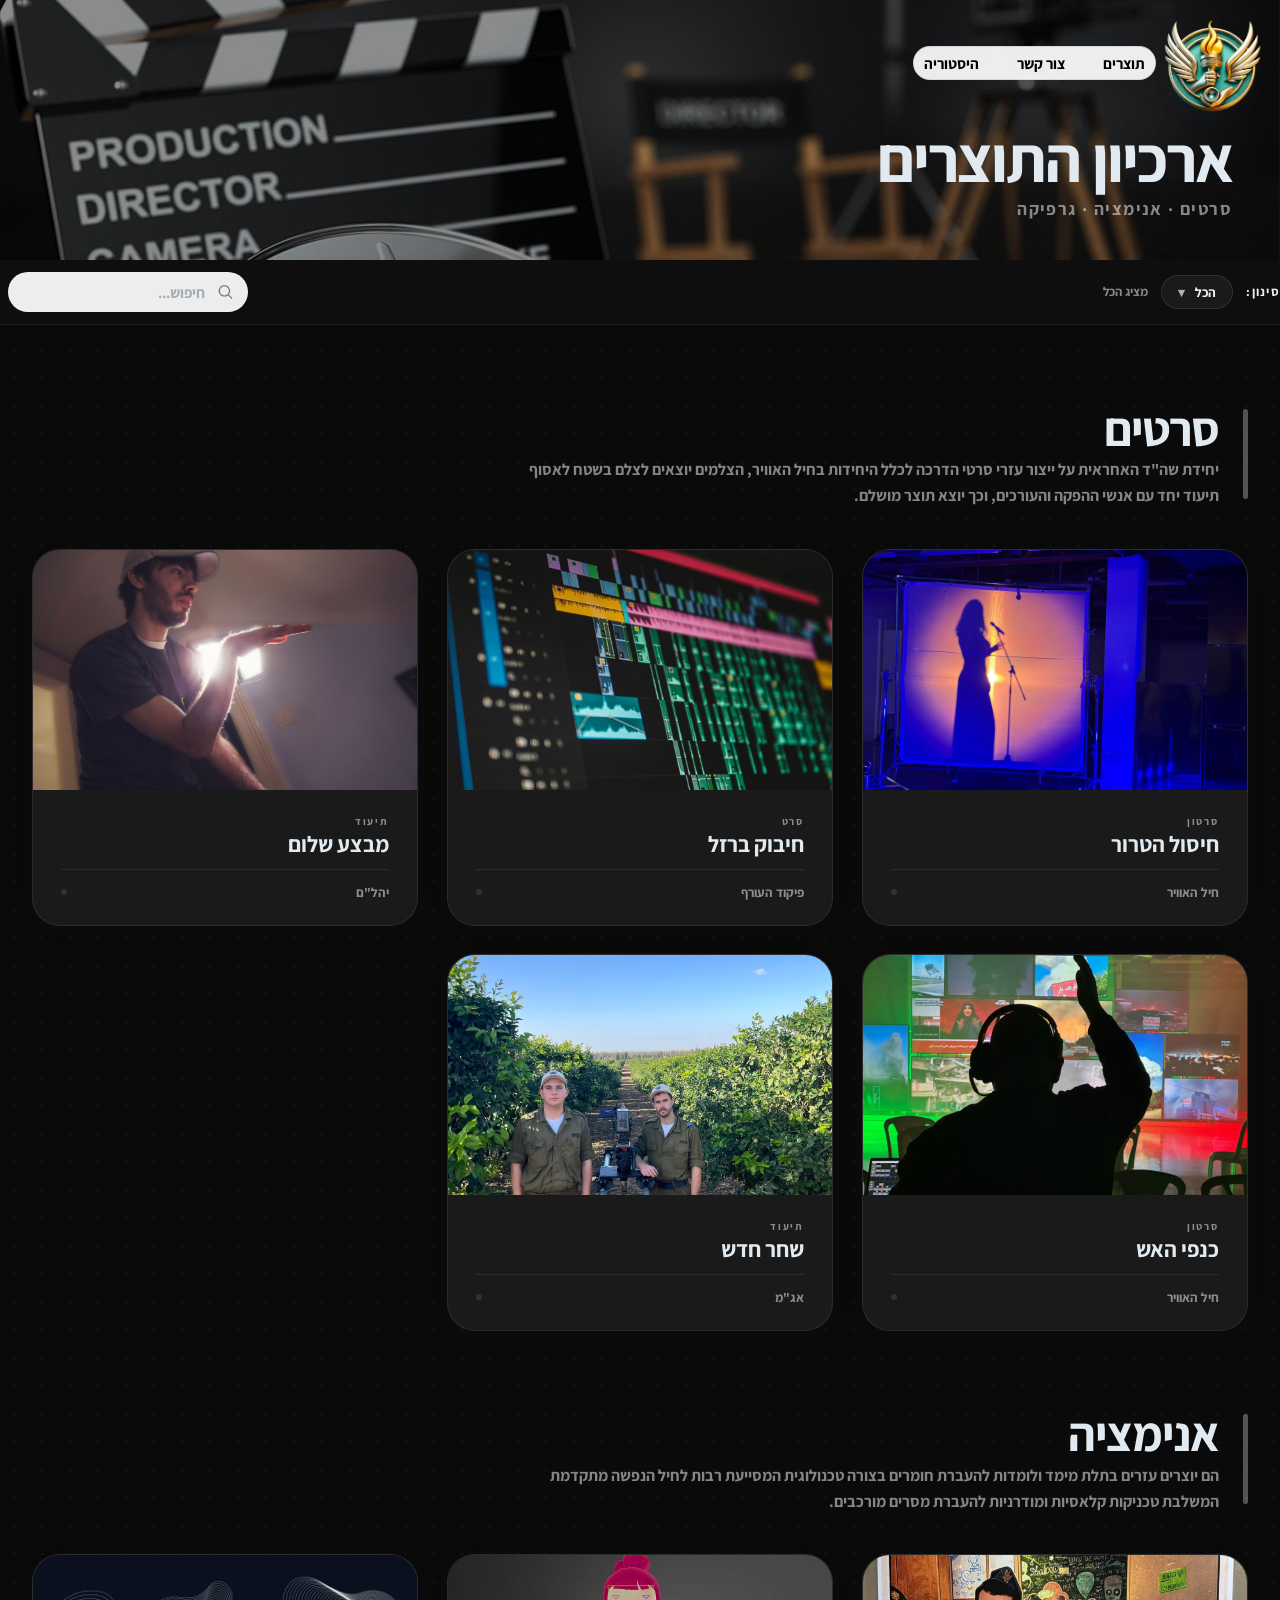
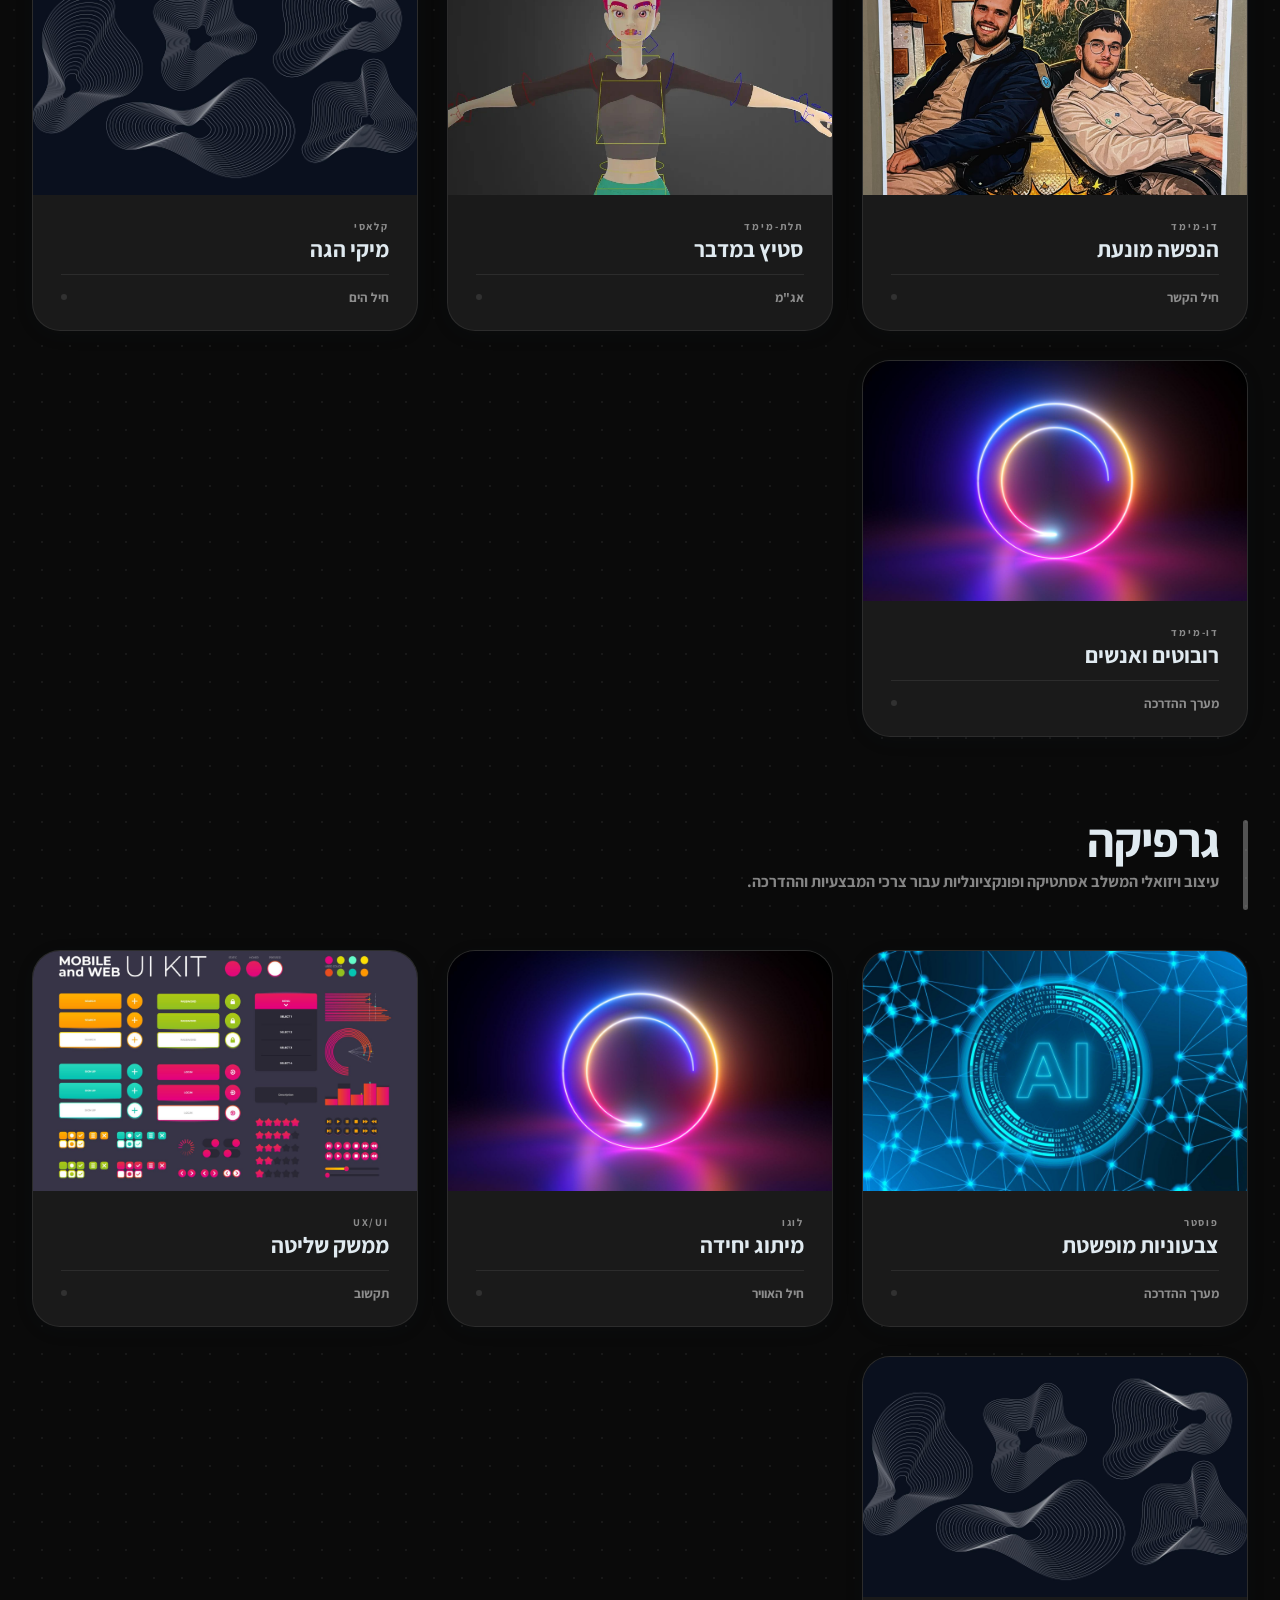
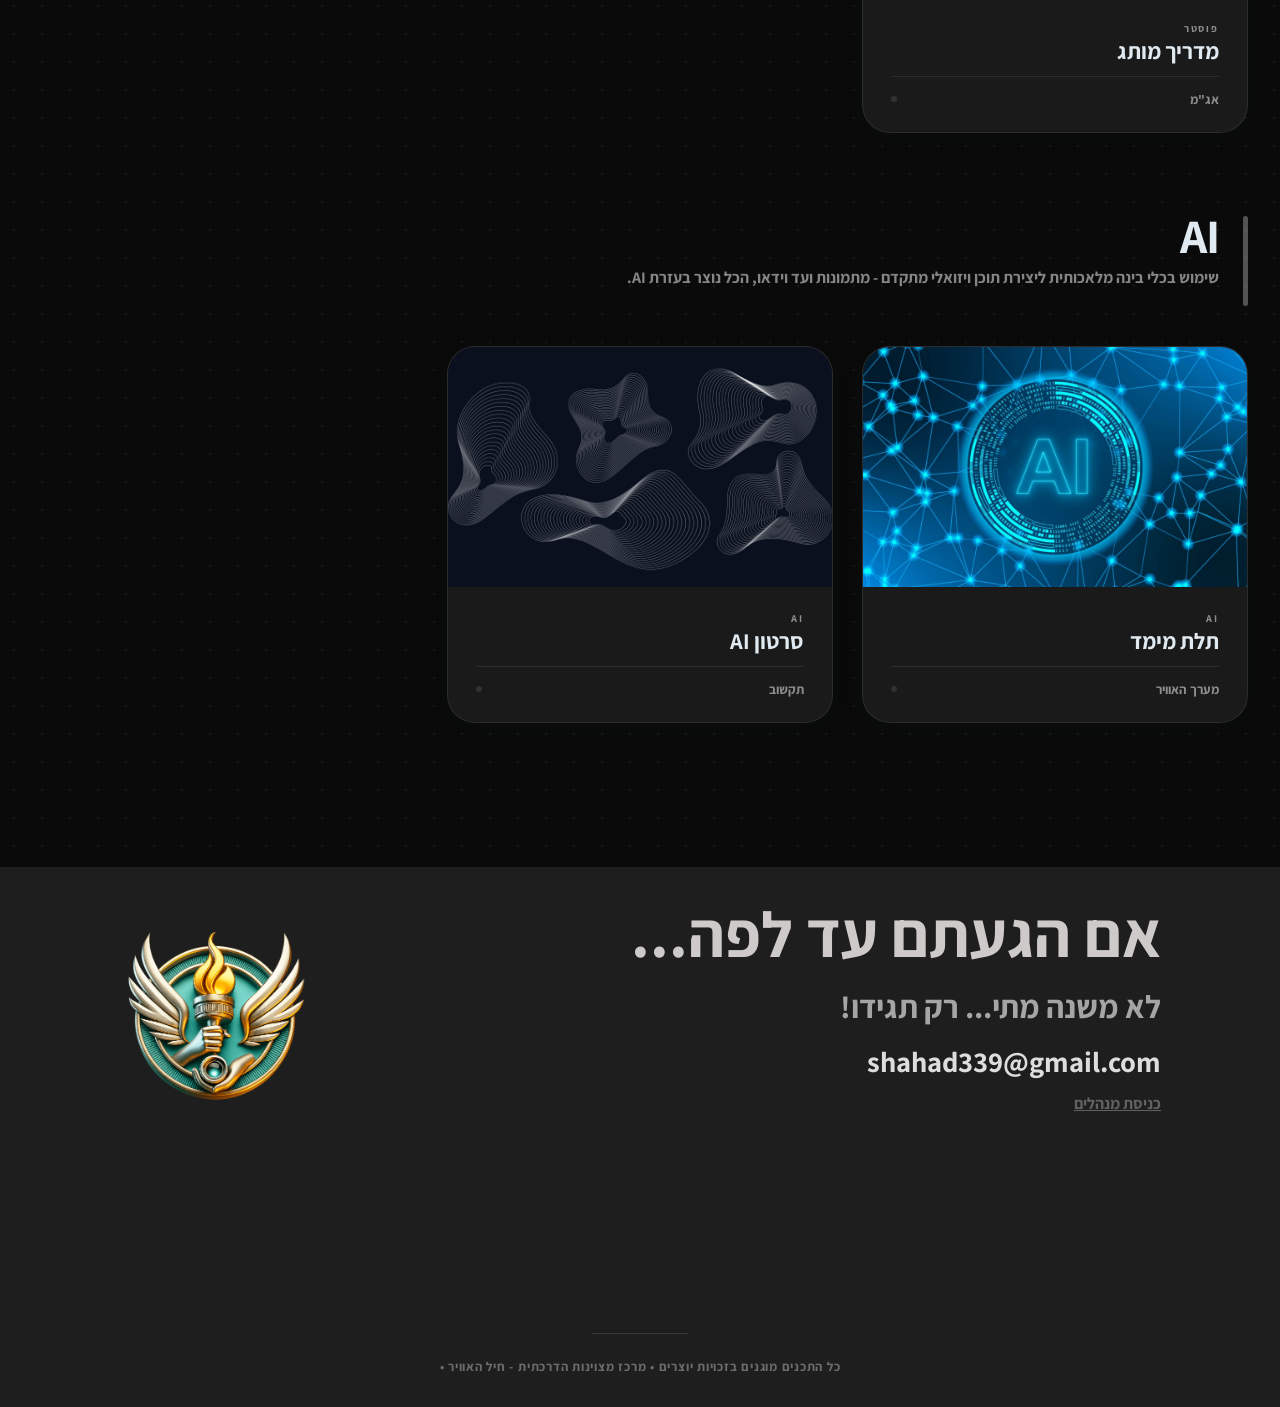
<file: products.html>
<!DOCTYPE html>
<html lang="he" dir="rtl">
<head>
  <meta charset="UTF-8" />
  <meta name="viewport" content="width=device-width, initial-scale=1.0" />
  <title>תוצרים | יחידת שה"ד 339</title>
  <!-- <link rel="preconnect" href="https://fonts.googleapis.com" />
  <link href="https://fonts.googleapis.com/css2?family=Assistant:wght@300;400;600;700;800;900&display=swap" rel="stylesheet" /> -->
  <link rel="stylesheet" href="products.css" />
</head>
<body>

  <!-- ══ Fixed Nav Logo ══ -->
  <!-- Fixed Nav Logo -->
  <nav class="nav-logo">
  <div class="logo-wrapper">
    <a href="index.html" class="logo-circle">
        <img src= ".\assets\סמל 1.png" alt="לוגו" />
    </a>
    
    <div class="logo-menu">
      <a href="products.html" class="menu-item">תוצרים</a>
      <a href="#footer" class="menu-item" id="contactLink">צור קשר</a>
      <a href="history.html" class="menu-item">היסטוריה </a>
    </div>
  </div>
</nav>

  <div id="loginModal" class="modal">
    <div class="modal-content">
      <h3>כניסת מנהלים</h3>
      <input type="text" id="adminUser" placeholder="שם משתמש" />
      <input type="password" id="adminPass" placeholder="סיסמה" />
      <p id="loginError"></p>
      <div class="modal-btns">
        <button id="doLogin">התחבר</button>
        <button id="closeModal">ביטול</button>
      </div>
    </div>
  </div>

  <!-- ══ Sticky Top Bar ══
  <header class="top-bar">
    <div class="top-bar-inner">

    <div class="top-bar-right">
        <a href="index.html" class="back-link">
          <span class="back-arrow">&#8592;</span>
          <span>חזרה לבית</span>
        </a>
        <h1 class="top-bar-title">תוצרים</h1>
      </div> -->

      <!-- <div class="top-bar-center">
        <a class="jump-link" href="#section-movies">סרטים</a>
        <a class="jump-link" href="#section-animation">אנימציה</a>
        <a class="jump-link" href="#section-graphics">גרפיקה</a>
      </div> -->

      <!-- <div class="top-bar-left">
        <div class="search-wrap">
          <span class="search-icon">&#128269;</span>
          <input type="text" id="searchInput" class="search-input" placeholder="חיפוש..." />
        </div>
      </div> -->

    <!-- </div>
  </header> --> 

  <!-- ══ Hero Banner ══ -->
  <section class="products-hero">
    <div class="products-hero-bg"></div>
    <div class="products-hero-content">
      <h2 class="products-hero-title">ארכיון התוצרים</h2>
      <p class="products-hero-sub">סרטים · אנימציה · גרפיקה</p>
    </div>
  </section>


  <div class="filter-bar" id="filterBar">
  <div class="filter-bar-inner filter-bar-row">

    <!-- RIGHT: Filter -->
    <div class="filter-right">
      <span class="filter-label-text">סינון:</span>

      <div class="filter-dropdown" id="filterDropdown">
        <button class="filter-trigger" id="filterTrigger" type="button" aria-expanded="false">
          <span class="filter-trigger-text" id="filterTriggerText">הכל</span>
          <span class="filter-trigger-icon">▾</span>
        </button>

        <div class="filter-panel hidden" id="filterPanel">
          <div class="filter-panel-head">
            <span class="filter-panel-title">בחרי סוגי תוצר</span>
            <button class="filter-clear" id="filterClear" type="button">נקה</button>
          </div>

          <div class="filter-options" id="filterOptions">
            <!-- Multi-select buttons -->
            <button class="fopt active" type="button" data-filter="סרטון">סרטון</button>
            <button class="fopt active" type="button" data-filter="סרט">סרט</button>
            <button class="fopt active" type="button" data-filter="תיעוד">תיעוד</button>
            <button class="fopt active" type="button" data-filter="דו-מימד">דו-מימד</button>
            <button class="fopt active" type="button" data-filter="תלת-מימד">תלת-מימד</button>
            <button class="fopt active" type="button" data-filter="קלאסי">קלאסי</button>
            <button class="fopt active" type="button" data-filter="פוסטר">פוסטר</button>
            <button class="fopt active" type="button" data-filter="לוגו">לוגו</button>
            <button class="fopt active" type="button" data-filter="UX/UI">UX/UI</button>
            <button class="fopt active" type="button" data-filter="AI">AI</button>
          </div>
        </div>
      </div>

      <span class="filter-count" id="filterCount">מציג הכל</span>
    </div>

    <!-- LEFT: Search -->
    <div class="filter-left">
      <div class="search-wrap">
        <img src="assets/image.png" class="search-icon" alt="חיפוש">
        <input type="text" id="searchInput" class="search-input search-input--dark" placeholder="חיפוש..." />
      </div>
    </div>

  </div>
</div>
  
  
  <!-- ══ Main Content ══ -->
  <main class="main-wrap">

    <!-- ── MOVIES ── -->
    <section class="category-section" id="section-movies">
      <div class="category-header">
        <div class="category-header-line"></div>
        <div class="category-header-text">
          <!-- <span class="category-number">01</span> -->
          <h2 class="category-title">סרטים</h2>
          <p class="category-desc">יחידת שה"ד האחראית על ייצור עזרי סרטי הדרכה לכלל היחידות בחיל האוויר, הצלמים יוצאים לצלם בשטח לאסוף תיעוד יחד עם אנשי ההפקה והעורכים, וכך יוצא תוצר מושלם.</p>
        </div>
      </div>
      <div class="products-grid" id="grid-movies"></div>
    </section>

    <!-- ── ANIMATION ── -->
    <section class="category-section" id="section-animation">
      <div class="category-header">
        <div class="category-header-line"></div>
        <div class="category-header-text">
          <!-- <span class="category-number">02</span> -->
          <h2 class="category-title">אנימציה</h2>
          <p class="category-desc"> הם יוצרים עזרים בתלת מימד ולומדות להעברת חומרים בצורה טכנולוגית המסייעת רבות לחיל הנפשה מתקדמת המשלבת טכניקות קלאסיות ומודרניות להעברת מסרים מורכבים.</p>
        </div>
      </div>
      <div class="products-grid" id="grid-animation"></div>
    </section>

    <!-- ── GRAPHICS ── -->
    <section class="category-section" id="section-graphics">
      <div class="category-header">
        <div class="category-header-line"></div>
        <div class="category-header-text">
          <!-- <span class="category-number">03</span> -->
          <h2 class="category-title">גרפיקה</h2>
          <p class="category-desc">עיצוב ויזואלי המשלב אסתטיקה ופונקציונליות עבור צרכי המבצעיות וההדרכה.</p>
        </div>
      </div>
      <div class="products-grid" id="grid-graphics"></div>
    </section>


    <!-- ── AI ── -->
  <section class="category-section" id="section-ai">
    <div class="category-header">
      <div class="category-header-line"></div>
      <div class="category-header-text">
        <h2 class="category-title">AI</h2>
        <p class="category-desc">שימוש בכלי בינה מלאכותית ליצירת תוכן ויזואלי מתקדם - מתמונות ועד וידאו, הכל נוצר בעזרת AI.</p>
      </div>
    </div>
    <div class="products-grid" id="grid-ai"></div>
  </section>

    <!-- Empty State -->
    <div class="empty-state hidden" id="emptyState">
      <div class="empty-icon">&#128269;</div>
      <p class="empty-text">לא נמצאו תוצרים התואמים את החיפוש</p>
      <button class="clear-btn" id="clearBtn">נקה חיפוש</button>
    </div>

  </main>

  <!-- ═══ FOOTER ═══ -->
    <footer class="snap-section site-footer">
      <div class="footer-inner">
        <div class="footer-text"> 
          <h3 class="footer-h3">אם הגעתם עד לפה...</h3>
          <span class="footer-cta">לא משנה מתי... רק תגידו!</span>
          <p class="footer-email"><a href="/cdn-cgi/l/email-protection" class="__cf_email__" data-cfemail="83f0ebe2e0ebe2e7b0b0bac3eae2e5ade4ecf5adeaef">shahad339@gmail.com</a>
          <button id="adminLoginBtn" class="admin-footer-link">כניסת מנהלים</button>
        </p>
        </div>
        <div class="footer-logo">
          <img src="./assets/סמל 1.png" alt="לוגו" />
        </div>
      </div>
      <div class="footer-copy">
        <div class="footer-copy-line"></div>
        <p>כל התכנים מוגנים בזכויות יוצרים &bull; מרכז מצוינות הדרכתית - חיל האוויר &bull;

  <script src="shared.js"></script>
</body>
</html>
</file>
<file: products.css>
/* ==============================
   products.css — עמוד תוצרים
   ============================== */

*, *::before, *::after { box-sizing: border-box; margin: 0; padding: 0; }

:root {
  --navy:        #e0eaf0;
  --navy-dark:   #0a0a0a;
  --navy-hover:  #ffffff;
  --white:       #111111;
  --gray-bg:     #0a0a0a;
  --gray-border: rgba(255,255,255,0.1);
  --gray-text:   rgba(255,255,255,0.5);
  --transition:  0.32s cubic-bezier(0.4,0,0.2,1);
  --topbar-h:    72px;
}

@font-face {
  font-family: 'Assistant';
  src: url('./assets/fonts/Assistant-Bold.ttf') format('truetype');
  font-weight: 300 900;
  font-style: normal;
  font-display: swap;
}

html { scroll-behavior: smooth; }

body {
  font-family: 'Assistant', sans-serif;
  background-color: #0a0a0a;
  background-image: radial-gradient(rgba(255,255,255,0.06) 1px, transparent 1px);
  background-size: 28px 28px;
  color: #0a0a0a;
  direction: rtl;
  min-height: 100vh;
}


.hidden { display: none !important; }

::-webkit-scrollbar { width: 7px; }
::-webkit-scrollbar-track { background: #edf0f4; }
::-webkit-scrollbar-thumb { background: var(--navy); border-radius: 4px; }

/* ═══════════════════════════════
   NAV LOGO
═══════════════════════════════ */
/* הלוגו תמיד מעל הכל */
.nav-logo{
  position: fixed;
  top: 2rem;
  right: 2rem;
  z-index: 500;
}


.nav-logo a { text-decoration: none; }

.logo-circle {
  width: 4.5rem; height: 4.5rem;
  background: var(--white);
  border-radius: 50%;
  border: 3px solid var(--navy);
  box-shadow: 0 8px 24px rgba(26,58,74,0.2);
  display: flex; align-items: center; justify-content: center;
  padding: 0.45rem;
  cursor: pointer;
  transition: transform var(--transition), box-shadow var(--transition);
}
.logo-circle:hover { transform: scale(1.1) rotate(-5deg); box-shadow: 0 14px 36px rgba(26,58,74,0.3); }
.logo-circle img { width: 200%; height: 200%; object-fit: contain; }

/* ═══════════════════════════════
   SCROLL SNAP
═══════════════════════════════ */
/* .scroll-snap-container {
  height: 100vh;
  overflow-y: scroll;
  scroll-snap-type: y proximity;
  scroll-behavior: smooth;
} */
.snap-section { scroll-snap-align: start; min-height: 100vh; }





/* ==============================
   FIX: sticky filter + logo on top
   ============================== */

/* הקונטיינר שבאמת גולל (אם יש לך אחד כזה) */
.scroll-snap-container,
.page-scroll {
  height: 100vh;
  overflow-y: auto;
  overflow-x: hidden;
}

/* הפילטר נדבק לראש ה-VIEWPORT בזמן גלילה (אחרי שעוברים את ה-hero) */
.filter-bar{
  position: sticky;
  top: 0;
  z-index: 400;                 /* מתחת ללוגו */
  background: rgba(255,255,255,0.94);
  backdrop-filter: blur(8px);
}

/* הלוגו תמיד מעל ה-filter-bar */
.nav-logo {
  position: fixed;
  top: 2rem;
  right: 2rem;
  z-index: 500;
}

ביטול גלילה לרוחב
html, body {
  overflow-x: hidden;
}

/* ═══════════════════════════════
   STICKY TOP BAR
═══════════════════════════════ */
.top-bar {
  position: sticky;
  top: 0;
  z-index: 150;
  background: var(--navy);
  height: var(--topbar-h);
  box-shadow: 0 2px 24px rgba(26,58,74,0.22);
}
.top-bar-inner {
  max-width: 1320px;
  margin: 0 auto;
  height: 100%;
  padding: 0 6rem 0 2rem;
  display: flex;
  align-items: center;
  justify-content: space-between;
  gap: 1.5rem;
}

/* Right */
.top-bar-right {
  display: flex;
  align-items: center;
  gap: 1.2rem;
  flex-shrink: 0;
}
.back-link {
  display: inline-flex;
  align-items: center;
  gap: 0.35rem;
  color: rgba(255,255,255,0.5);
  text-decoration: none;
  font-weight: 700;
  font-size: 0.85rem;
  transition: color var(--transition);
}
.back-link:hover { color: var(--white); }
.back-arrow { display: inline-block; transition: transform var(--transition); }
.back-link:hover .back-arrow { transform: translateX(-4px); }

.top-bar-title {
  font-size: 1.6rem;
  font-weight: 900;
  color: var(--white);
  letter-spacing: -0.02em;
}

/* Center — jump links */
.top-bar-center {
  display: flex;
  align-items: center;
  gap: 0.3rem;
}
.jump-link {
  color: rgba(255,255,255,0.55);
  text-decoration: none;
  font-weight: 800;
  font-size: 0.95rem;
  padding: 0.45rem 1.1rem;
  border-radius: 999px;
  transition: background var(--transition), color var(--transition);
}
.jump-link:hover { background: rgba(255,255,255,0.12); color: var(--white); }
.jump-link.active-section { background: var(--white); color: var(--navy); }

/* Left — search */
.top-bar-left { flex-shrink: 0; }
.search-wrap { position: relative; }
.search-icon {
  position: absolute;
  right: 0.9rem;
  top: 50%;
  transform: translateY(-50%);
  width: 17px;
  height: 17px;
  opacity: 0.55;
}
.search-input {
  background: rgba(255,255,255,0.12);
  border: 1.5px solid rgba(255,255,255,0.2);
  border-radius: 999px;
  padding: 0.55rem 2.6rem 0.55rem 1.2rem;
  color: var(--white);
  font-family: 'Assistant', sans-serif;
  font-size: 0.95rem;
  font-weight: 600;
  width: 220px;
  outline: none;
  transition: all var(--transition);
  direction: rtl;
}
.search-input::placeholder { color: rgba(255,255,255,0.3); }
.search-input:focus {
  border-color: rgba(255,255,255,0.5);
  background: rgba(255,255,255,0.2);
  width: 280px;
}
.filter-bar:focus-within .search-icon {
  opacity: 1;
  filter: brightness(0) invert(1);
}

/* ═══════════════════════════════
   HERO BANNER
═══════════════════════════════ */
.products-hero {

  position: relative;
  height: 260px;
  margin: 0;   
  padding: 0;
  background: var(--navy-dark);
  display: flex;
  align-items: flex-end;
  overflow: hidden;
}


.products-hero-bg {
  position: absolute;
  inset: 0;
  background:
    /* linear-gradient(135deg, rgba(32, 32, 32, 0.95) 0%, rgba(51, 51, 51, 0.8) 100%), */
    url('../assets/filmBg.jpg') center/cover no-repeat;
  opacity: 0.9;
}
.products-hero-content {
  position: relative;
  z-index: 2;
  padding: 2.5rem 3rem;
  width: 100%;
  max-width: 1320px;
  margin: 0 auto;
}
.products-hero-title {
  font-size: clamp(2.5rem, 5vw, 4rem);
  font-weight: 900;
  color: var(--navy);
  letter-spacing: -0.03em;
  line-height: 1;
}
.products-hero-sub {
  font-size: 1.1rem;
  color: rgba(255,255,255,0.5);
  font-weight: 600;
  margin-top: 0.4rem;
  letter-spacing: 0.08em;
}

/* ═══════════════════════════════
   FILTER BAR
═══════════════════════════════ */
.filter-bar{
  background: rgba(15,15,15,0.96);
  border-bottom: 1.5px solid var(--gray-border);
  border-color: rgba(255,255,255,0.08);
  box-shadow: 0 2px 12px rgba(26,58,74,0.06);
  backdrop-filter: blur(6px); /*מוסיף טשטוש בגלילה*/
  position: sticky;
  top: 0;           /* נדבק לראש */
  z-index: 120;
}

.filter-bar-inner {
  max-width: 1320px;
  margin: 0 auto;
  padding: 0.75rem 1rem 0.75rem 0.5rem;
  display: flex;
  align-items: center;
  gap: 1rem;
  flex-wrap: wrap;
  position: relative;
  justify-content: flex-end;
  padding-right: 0rem;
}

.filter-label-text {
  font-weight: 900;
  font-size: 0.8rem;
  color: #f0f0f0;
  letter-spacing: 0.1em;
  text-transform: uppercase;
  flex-shrink: 0;
}
.filter-chips-wrap {
  display: flex;
  flex-wrap: wrap;
  gap: 0.4rem;
  flex: 1;
}
.fchip {
  background: var(--gray-bg);
  border: 1.5px solid var(--gray-border);
  border-radius: 999px;
  padding: 0.3rem 0.9rem;
  font-family: 'Assistant', sans-serif;
  font-weight: 700;
  font-size: 0.82rem;
  color: var(--navy);
  cursor: pointer;
  transition: all var(--transition);
  white-space: nowrap;
}
.fchip:hover { border-color: var(--navy); }
.fchip.active { background: var(--navy); border-color: var(--navy); color: var(--white); }

.filter-count {
  font-size: 0.8rem;
  font-weight: 700;
  color: var(--gray-text);
  flex-shrink: 0;
  white-space: nowrap;
}

/* ═══════════════════════════════
   MAIN WRAP
═══════════════════════════════ */
.main-wrap {
  max-width: 1320px;
  margin: 0 auto;
  padding: 0 2rem 6rem;
}

/* ═══════════════════════════════
   CATEGORY SECTION
═══════════════════════════════ */
.category-section {
  padding-top: 5rem;
  scroll-margin-top: 80px;
}


.category-header {
  display: flex;
  align-items: flex-start;
  gap: 1.5rem;
  margin-bottom: 2.5rem;
}
.category-header-line {
  width: 5px;
  min-height: 90px;
   background: rgba(255,255,255,0.3);
  border-radius: 999px;
  flex-shrink: 0;
  margin-top: 4px;
}
.category-header-text { display: flex; flex-direction: column; gap: 0.3rem; }
.category-number {
  font-size: 0.75rem;
  font-weight: 900;
  color: var(--gray-text);
  letter-spacing: 0.2em;
}
.category-title {
  font-size: clamp(2rem, 4vw, 3rem);
  font-weight: 900;
  color: var(--navy);
  letter-spacing: -0.02em;
  line-height: 1;
}
.category-desc {
  font-size: 1rem;
  color: var(--gray-text);
  font-weight: 600;
  max-width: 700px;
  line-height: 1.6;
}

/* ═══════════════════════════════
   PRODUCTS GRID
═══════════════════════════════ */
.products-grid {
  display: grid;
  grid-template-columns: repeat(1, 1fr);
  gap: 1.8rem;
}
@media (min-width: 600px)  { .products-grid { grid-template-columns: repeat(2, 1fr); } }
@media (min-width: 1024px) { .products-grid { grid-template-columns: repeat(3, 1fr); } }

/* ── Product Card ── */
.product-card {
  background: #1a1a1a;
  border-radius: 1.75rem;
  overflow: hidden;
  border: 1.5px solid  rgba(255,255,255,0.08);
  box-shadow: 0 4px 20px rgba(26,58,74,0.07);
  display: flex;
  flex-direction: column;
  cursor: pointer;
  transition: transform var(--transition), box-shadow var(--transition);
  animation: cardIn 0.4s ease both;
}
@keyframes cardIn {
  from { opacity: 0; transform: translateY(16px) scale(0.97); }
  to   { opacity: 1; transform: translateY(0) scale(1); }
}
.product-card:hover {
  transform: translateY(-8px);
  box-shadow: 0 20px 52px rgba(26,58,74,0.16);
}
.product-card:hover .card-img-el  { transform: scale(1.07); }
.product-card:hover .card-overlay { opacity: 1; }
.product-card:hover .card-view-btn { transform: translateY(0); opacity: 1; }
.product-card:hover .card-logo img { opacity: 1; filter: none; }

/* image */
.card-img {
  position: relative;
  height: 15rem;
  overflow: hidden;
}
.card-img-el {
  width: 100%;
  height: 100%;
  object-fit: cover;
  transition: transform 0.7s cubic-bezier(0.4,0,0.2,1);
}
.card-badge {
  display: none;
  position: absolute;
  top: 0.85rem;
  left: 0.85rem;
  background: rgba(255,255,255,0.93);
  backdrop-filter: blur(8px);
  border-radius: 999px;
  padding: 0.25rem 0.8rem;
  font-size: 0.65rem;
  font-weight: 900;
  color: var(--navy);
  box-shadow: 0 2px 8px rgba(0,0,0,0.08);
}
.card-overlay {
  position: absolute;
  inset: 0;
  background: linear-gradient(to top, rgba(26,58,74,0.92) 0%, transparent 55%);
  opacity: 0;
  transition: opacity var(--transition);
  display: flex;
  align-items: flex-end;
  padding: 1.2rem;
}
.card-view-btn {
  width: 100%;
  background: var(--white);
  color: var(--navy);
  border: none;
  border-radius: 0.85rem;
  padding: 0.75rem;
  font-family: 'Assistant', sans-serif;
  font-weight: 900;
  font-size: 0.95rem;
  cursor: pointer;
  transform: translateY(8px);
  opacity: 0;
  transition: transform var(--transition), opacity var(--transition);
}

/* body */
.card-body {
  padding: 1.5rem 1.75rem;
  display: flex;
  flex-direction: column;
  flex-grow: 1;
  text-align: right;
  margin:0; /* שומר שלא יהיה רווח לבן מעל התמונה */
}
.card-header-row {
  display: flex;
  justify-content: space-between;
  align-items: flex-start;
  margin-bottom: 0.75rem;
}
.card-type {
  font-size: 0.65rem;
  font-weight: 900;
  color: var(--gray-text);
  letter-spacing: 0.18em;
  text-transform: uppercase;
  margin-bottom: 0.2rem;
}
.card-title {
  font-size: 1.4rem;
  font-weight: 900;
  color: var(--navy);
  line-height: 1.15;
  transition: color var(--transition);
}
.product-card:hover .card-title { color: var(--navy-hover); }
.card-logo {
   /*display: flex;*/
  display: none !important; 
  width: 2.6rem;
  height: 2.6rem;
  background: var(--gray-bg);
  border-radius: 0.75rem;
  border: 1.5px solid var(--gray-border);
  align-items: center;
  justify-content: center;
  flex-shrink: 0;
  transition: transform var(--transition);
}
.product-card:hover .card-logo { transform: rotate(6deg); }
.card-logo img {
  width: 1.8rem;
  opacity: 0.3;
  filter: grayscale(1);
  transition: opacity var(--transition), filter var(--transition);
}
.card-footer {
  margin-top: auto;
  padding-top: 0.85rem;
  border-top: 1.5px solid var(--gray-border);
  display: flex;
  align-items: center;
  justify-content: space-between;
  color: var(--gray-text);
  font-weight: 700;
  font-size: 0.82rem;
  border-color: rgba(255,255,255,0.08);
}
.card-dot {
  width: 0.4rem;
  height: 0.4rem;
  background: var(--gray-border);
  border-radius: 50%;
}

/* ═══════════════════════════════
   EMPTY STATE
═══════════════════════════════ */
.empty-state {
  display: flex;
  flex-direction: column;
  align-items: center;
  justify-content: center;
  padding: 6rem 2rem;
  text-align: center;
  color: #94a3b8;
}
.empty-icon {
  font-size: 3rem;
  background: #edf2f7;
  width: 7rem;
  height: 7rem;
  border-radius: 50%;
  display: flex;
  align-items: center;
  justify-content: center;
  margin-bottom: 1.2rem;
}
.empty-text { font-size: 1.2rem; font-weight: 700; margin-bottom: 1rem; }
.clear-btn {
  background: none;
  border: none;
  color: var(--navy);
  font-family: 'Assistant', sans-serif;
  font-weight: 900;
  font-size: 1rem;
  cursor: pointer;
  text-decoration: underline;
}

/* ═══════════════════════════════
   FOOTER
═══════════════════════════════ */
.page-footer {
  background: var(--navy);
  color: rgba(255,255,255,0.35);
  text-align: center;
  padding: 1.4rem;
  font-size: 0.78rem;
  font-weight: 500;
  letter-spacing: 0.04em;
}

/* ═══════════════════════════════
   RESPONSIVE
═══════════════════════════════ */
@media (max-width: 768px) {
  .top-bar-center { display: none; }
  .search-input { width: 160px; }
  .search-input:focus { width: 200px; }
  .top-bar-inner { padding-right: 5rem; }
}



.logo-wrapper {
  position: relative;
  display: flex;
  align-items: center;
}

@keyframes menuIntro {
  from {
    opacity: 0;
    transform: translateX(18px);
    filter: blur(2px);
  }
  to {
    opacity: 1;
    transform: translateX(0);
    filter: blur(0);
  }
}

.logo-menu {
  position: absolute;
  right: calc(100% + 20px);
  top: 20%;
  transform: translateY(-50%);

  display: flex;
  gap: 1.2rem;

  background: rgba(255,255,255,0.92);
  /* background: black; */
  /* padding: 0.55rem 1.3rem; */
  border-radius: 999px;

  box-shadow: 0 8px 24px rgba(0,0,0,0.12);
  border: 1px solid rgba(26,58,74,0.12);

  backdrop-filter: blur(10px);
  white-space: nowrap;

  opacity: 1;
  visibility: visible;

  animation: menuIntro 650ms cubic-bezier(0.4,0,0.2,1) 120ms both;
}

.menu-item {
  background: none;
  border: none;
  color: rgb(0, 0, 0);
  /* color: rgb(255, 255, 255); */
  font-family: 'Assistant', sans-serif;
  font-weight: 800;
  cursor: pointer;
  text-decoration: none;
  font-size: 0.95rem;

  padding: 0.35rem 0.6rem;
  border-radius: 10px;
  display: inline-flex;
  align-items: center;

  transition: color 0.2s ease, background-color 0.2s ease, transform 0.2s ease;
}

.menu-item:hover {
  color: #2d2e2e;
  background-color: rgba(26,58,74,0.10);
  transform: translateY(-1px);
}

/* עיצוב הפופ-אפ */
.modal {
  position: fixed; inset: 0;
  background: rgba(0, 0, 0, 0.75);
  z-index: 2000;
  display: none; /* מוסתר כברירת מחדל */
  align-items: center; justify-content: center;
}
.modal.active { display: flex; }
.modal-content {
  background: #1a1a1a;
  color: #f0f0f0;
  padding: 2rem;
  border-radius: 1.5rem;
  width: 300px;
  text-align: center;
  border: 1px solid rgba(255,255,255,0.08);
}
.modal-content input { width: 100%; margin: 8px 0; padding: 10px; border-radius: 5px; border: 1px solid #ddd; }
#doLogin { 
    padding: 10px 20px;
    border: none;
    border-radius: 5px;
    cursor: pointer;
    background: #1a3a4a;
    color: #ececec;
    font-family: 'Assistant', sans-serif;
    font-weight: 800;
    font-size: 0.85rem;
}



/* ═══════════════════════════════
   FILTER BAR — NEW LAYOUT (Right filter, Left search)
═══════════════════════════════ */
.filter-bar-row {
  justify-content: space-between;
  align-items: center;
}


.filter-right {
  display: flex;
  align-items: center;
  gap: 0.85rem;
  flex-wrap: wrap;
  /* margin-right: auto; */
}

.filter-left {
  display: flex;
  align-items: center;
  gap: 0.6rem;
}

/* Reuse search styling but for light background */
.search-input.search-input--dark {
  background: rgb(237, 237, 237);
  border: 1.5px solid var(--gray-border);
  color: var(--navy);
  width: 240px;
}
.search-input.search-input--dark::placeholder { color: rgba(26,58,74,0.35); }
.search-input.search-input--dark:focus {
  background: var(--white);
  border-color: var(--navy);
  width: 300px;
}

/* Filter dropdown */
.filter-dropdown { position: relative; }

.filter-trigger {
  display: inline-flex;
  align-items: center;
  gap: 0.6rem;
  padding: 0.45rem 1rem;
  border-radius: 999px;
  border: 1.5px solid var(--gray-border);
  background: #1a1a1a;
  border-color: rgba(255,255,255,0.1);
  color: #f0f0f0;
  font-family: 'Assistant', sans-serif;
  font-weight: 900;
  cursor: pointer;
  transition: all var(--transition);
  white-space: nowrap;
}
.filter-trigger:hover { border-color: var(--navy); }
.filter-trigger[aria-expanded="true"] {
  background: var(--white);
  border-color: var(--navy);
  box-shadow: 0 8px 22px rgba(26,58,74,0.10);
}
.filter-trigger-icon { opacity: 0.7; }

.filter-panel {
  position: absolute;
  top: calc(100% + 0.6rem);
  right: 0;
  width: min(420px, 86vw);
  background: #1a1a1a;
  border: 1.5px solid rgba(255,255,255,0.1);
  border-radius: 1.25rem;
  box-shadow: 0 18px 55px rgba(26,58,74,0.20);
  padding: 1rem;
  z-index: 999;
  backdrop-filter: blur(8px);
}

.filter-panel-head {
  display: flex;
  align-items: center;
  justify-content: space-between;
  margin-bottom: 0.75rem;
}

.filter-panel-title {
  font-weight: 900;
  color: #f0f0f0;
}

.filter-clear {
  background: none;
  border: none;
  color: #f0f0f0;
  font-family: 'Assistant', sans-serif;
  font-weight: 900;
  cursor: pointer;
  text-decoration: underline;
}

.filter-options {
  display: flex;
  flex-wrap: wrap;
  gap: 0.5rem;
}

/* Multi-select option button (same vibe as chips) */
.fopt {
  background: rgba(88, 88, 88, 0.1);
  color: var(--navy);
  border: 0.5px solid rgba(255,255,255,0.1);
  border-radius: 999px;
  padding: 0.35rem 0.95rem;
  font-family: 'Assistant', sans-serif;
  font-weight: 800;
  font-size: 0.85rem;
  cursor: pointer;
  transition: all var(--transition);
  white-space: nowrap;
}
.fopt:hover { border-color: var(--navy); }
.fopt.active {
  background: var(--navy);
  color: var(--white);
}

/* Mobile tweaks */
@media (max-width: 768px) {
  .search-input.search-input--dark { 
    width: 170px;
    background: #1a1a1a;
    border-color: rgba(114, 114, 114, 0.1);
    color: #f0f0f0; 
  }
  .search-input.search-input--dark:focus { 
    width: 210px; 
    background: #3f3f3f7d;
  }
}

/* ==============================
   LOGO -> into FILTER BAR on scroll (ADD-ON)
   ============================== */



/* אנימציות ללוגו */
.nav-logo{
  transition: top 0.35s cubic-bezier(0.4,0,0.2,1),
              right 0.35s cubic-bezier(0.4,0,0.2,1),
              transform 0.35s cubic-bezier(0.4,0,0.2,1);
}

.logo-circle{
  transition: width 0.35s cubic-bezier(0.4,0,0.2,1),
              height 0.35s cubic-bezier(0.4,0,0.2,1),
              box-shadow 0.35s cubic-bezier(0.4,0,0.2,1),
              border-width 0.35s cubic-bezier(0.4,0,0.2,1);
}

.logo-menu{
  transition: opacity 0.25s ease, transform 0.25s ease;
}

/* מצב גלילה */
body.scrolled .nav-logo{
  top: 10px;
  right: 18px;
}

body.scrolled .logo-circle{
  width: 3rem;
  height: 3rem;
  border-width: 2px;
  box-shadow: 0 6px 18px rgba(26,58,74,0.18);
}

body.scrolled .logo-menu{
  opacity: 0;
  visibility: hidden;
  pointer-events: none;
  transform: translateX(12px);
}



/* כשהעמוד בגלילה – הפילטר זז שמאלה כדי לפנות מקום ללוגו
body.scrolled .filter-bar-inner{
  padding-right: 4rem;
} */


/* ═══════════════════════════════
   ADMIN — כפתורי עריכה/מחיקה על כרטיס
═══════════════════════════════ */
.admin-card-btns {
  position: absolute;
  top: 0.7rem;
  right: 0.7rem;
  display: flex;
  gap: 0.4rem;
  z-index: 10;
}

.admin-btn {
  width: 2.1rem;
  height: 2.1rem;
  border-radius: 50%;
  border: none;
  cursor: pointer;
  display: flex;
  align-items: center;
  justify-content: center;
  box-shadow: 0 2px 10px rgba(0,0,0,0.18);
  transition: transform 0.2s ease, box-shadow 0.2s ease;
}
.admin-btn:hover { transform: scale(1.12); box-shadow: 0 4px 16px rgba(0,0,0,0.25); }

.admin-btn--edit {
  background: #ffffff;
  color: #1a3a4a;
}
.admin-btn--delete {
  background: #ff4d4d;
  color: #ffffff;
}

/* ═══════════════════════════════
   ADMIN — FAB כפתור + צף
═══════════════════════════════ */
.admin-fab {
  position: fixed;
  bottom: 2.2rem;
  left: 2.2rem;
  width: 3.6rem;
  height: 3.6rem;
  border-radius: 50%;
  background: #1a3a4a;
  color: #ffffff;
  border: none;
  cursor: pointer;
  display: flex;
  align-items: center;
  justify-content: center;
  box-shadow: 0 6px 24px rgba(26,58,74,0.35);
  z-index: 600;
  transition: transform 0.25s ease, box-shadow 0.25s ease, background 0.25s ease;
}
.admin-fab:hover {
  transform: scale(1.1) rotate(90deg);
  box-shadow: 0 10px 32px rgba(26,58,74,0.45);
  background: #243f52;
}

/* ═══════════════════════════════
   ADMIN — Modal overlay
═══════════════════════════════ */
.amodal-overlay {
  position: fixed;
  inset: 0;
  background: rgba(26,58,74,0.65);
  backdrop-filter: blur(4px);
  z-index: 3000;
  display: flex;
  align-items: center;
  justify-content: center;
  opacity: 0;
  transition: opacity 0.25s ease;
}
.amodal-overlay.amodal-visible { opacity: 1; }
.amodal-overlay.amodal-visible .amodal-box {
  transform: translateY(0) scale(1);
}

.amodal-box {
  background: #ffffff;
  border-radius: 1.5rem;
  padding: 2rem 2rem 1.75rem;
  width: min(420px, 92vw);
  box-shadow: 0 24px 64px rgba(26,58,74,0.22);
  text-align: right;
  direction: rtl;
  transform: translateY(20px) scale(0.97);
  transition: transform 0.28s cubic-bezier(0.4,0,0.2,1);
}

/* אייקון מחיקה */
.amodal-icon {
  width: 3.5rem;
  height: 3.5rem;
  border-radius: 50%;
  display: flex;
  align-items: center;
  justify-content: center;
  margin: 0 auto 1rem;
}
.amodal-icon--danger { background: #fff0f0; color: #e53e3e; }

.amodal-title {
  font-size: 1.35rem;
  font-weight: 900;
  color: #1a3a4a;
  margin-bottom: 0.6rem;
  text-align: center;
}
.amodal-desc {
  font-size: 0.97rem;
  color: #64748b;
  line-height: 1.65;
  text-align: center;
  margin-bottom: 1.5rem;
}

/* טופס */
.amodal-form {
  display: flex;
  flex-direction: column;
  gap: 0.5rem;
  margin-bottom: 1.25rem;
  max-height: 55vh;
  overflow-y: auto;
  padding-left: 2px;
}
.amodal-label {
  font-size: 0.78rem;
  font-weight: 900;
  color: #64748b;
  letter-spacing: 0.1em;
  text-transform: uppercase;
  margin-top: 0.3rem;
}
.amodal-input {
  width: 100%;
  padding: 0.65rem 0.9rem;
  border: 1.5px solid #e2e8f0;
  border-radius: 0.75rem;
  font-family: 'Assistant', sans-serif;
  font-size: 0.97rem;
  color: #1a3a4a;
  direction: rtl;
  outline: none;
  transition: border-color 0.2s;
  background: #f8fafc;
}
.amodal-input:focus { border-color: #1a3a4a; background: #fff; }

/* שורת העלאת תמונה */
.amodal-upload-row {
  display: flex;
  align-items: center;
  gap: 0.85rem;
  margin-top: 0.2rem;
}
.amodal-preview {
  width: 5rem;
  height: 3.5rem;
  object-fit: cover;
  border-radius: 0.6rem;
  border: 1.5px solid #e2e8f0;
  flex-shrink: 0;
}
.amodal-upload-btn {
  display: inline-flex;
  align-items: center;
  gap: 0.5rem;
  background: #f3f5f8;
  border: 1.5px solid #e2e8f0;
  border-radius: 999px;
  padding: 0.45rem 1rem;
  font-family: 'Assistant', sans-serif;
  font-weight: 800;
  font-size: 0.85rem;
  color: #1a3a4a;
  cursor: pointer;
  transition: border-color 0.2s, background 0.2s;
}
.amodal-upload-btn:hover { border-color: #1a3a4a; background: #edf0f4; }

.amodal-error {
  color: #e53e3e;
  font-size: 0.85rem;
  font-weight: 700;
  text-align: center;
}

/* כפתורים */
.amodal-btns {
  display: flex;
  gap: 0.6rem;
}
.amodal-btn {
  flex: 1;
  padding: 0.75rem;
  border: none;
  border-radius: 0.85rem;
  font-family: 'Assistant', sans-serif;
  font-weight: 900;
  font-size: 1rem;
  cursor: pointer;
  transition: background 0.2s, transform 0.15s;
}
.amodal-btn:hover { transform: translateY(-1px); }
.amodal-btn--primary { background: #1a3a4a; color: #ffffff; }
.amodal-btn--primary:hover { background: #243f52; }
.amodal-btn--danger  { background: #e53e3e; color: #ffffff; }
.amodal-btn--danger:hover  { background: #c53030; }
.amodal-btn--cancel  { background: #f3f5f8; color: #1a3a4a; border: 1.5px solid #e2e8f0; }
.amodal-btn--cancel:hover  { border-color: #1a3a4a; }

/* ── Login error message ── */
#loginError {
  color: #e53e3e;
  font-size: 0.85rem;
  font-weight: 700;
  margin-top: 0.25rem;
  display: none;
}

/* ═══ ADMIN STYLES ═══ */
.admin-card-btns {
  position: absolute; top: 0.7rem; right: 0.7rem;
  display: flex; gap: 0.4rem; z-index: 10;
}
.admin-btn {
  width: 2.1rem; height: 2.1rem; border-radius: 50%; border: none; cursor: pointer;
  display: flex; align-items: center; justify-content: center;
  box-shadow: 0 2px 10px rgba(0,0,0,0.18);
  transition: transform 0.2s ease, box-shadow 0.2s ease;
}
.admin-btn:hover { transform: scale(1.12); box-shadow: 0 4px 16px rgba(0,0,0,0.25); }
.admin-btn--edit   { background: #ffffff; color: #1a3a4a; }
.admin-btn--delete { background: #ff4d4d; color: #ffffff; }

.admin-fab {
  position: fixed; bottom: 2.2rem; left: 2.2rem;
  width: 3.6rem; height: 3.6rem; border-radius: 50%;
  background: #1a3a4a; color: #ffffff; border: none; cursor: pointer;
  display: flex; align-items: center; justify-content: center;
  box-shadow: 0 6px 24px rgba(26,58,74,0.35); z-index: 600;
  transition: transform 0.25s ease, box-shadow 0.25s ease, background 0.25s ease;
}
.admin-fab:hover { transform: scale(1.1) rotate(90deg); background: #243f52; }

.amodal-overlay {
  position: fixed; inset: 0; background: rgba(26,58,74,0.65);
  backdrop-filter: blur(4px); z-index: 3000;
  display: flex; align-items: center; justify-content: center;
  opacity: 0; transition: opacity 0.25s ease;
}
.amodal-overlay.amodal-visible { opacity: 1; }
.amodal-overlay.amodal-visible .amodal-box { transform: translateY(0) scale(1); }
.amodal-box {
  background: #ffffff; border-radius: 1.5rem; padding: 2rem;
  width: min(420px, 92vw); box-shadow: 0 24px 64px rgba(26,58,74,0.22);
  text-align: right; direction: rtl;
  transform: translateY(20px) scale(0.97);
  transition: transform 0.28s cubic-bezier(0.4,0,0.2,1);
}
.amodal-icon { width: 3.5rem; height: 3.5rem; border-radius: 50%; display: flex; align-items: center; justify-content: center; margin: 0 auto 1rem; }
.amodal-icon--danger { background: #fff0f0; color: #e53e3e; }
.amodal-title { font-size: 1.35rem; font-weight: 900; color: #1a3a4a; margin-bottom: 0.6rem; text-align: center; }
.amodal-desc { font-size: 0.97rem; color: #64748b; line-height: 1.65; text-align: center; margin-bottom: 1.5rem; }
.amodal-form { display: flex; flex-direction: column; gap: 0.5rem; margin-bottom: 1.25rem; max-height: 55vh; overflow-y: auto; }
.amodal-label { font-size: 0.78rem; font-weight: 900; color: #64748b; letter-spacing: 0.1em; text-transform: uppercase; margin-top: 0.3rem; }
.amodal-input { width: 100%; padding: 0.65rem 0.9rem; border: 1.5px solid #e2e8f0; border-radius: 0.75rem; font-family: 'Assistant', sans-serif; font-size: 0.97rem; color: #1a3a4a; direction: rtl; outline: none; transition: border-color 0.2s; background: #f8fafc; }
.amodal-input:focus { border-color: #1a3a4a; background: #fff; }
.amodal-upload-row { display: flex; align-items: center; gap: 0.85rem; margin-top: 0.2rem; }
.amodal-preview { width: 5rem; height: 3.5rem; object-fit: cover; border-radius: 0.6rem; border: 1.5px solid #e2e8f0; flex-shrink: 0; }
.amodal-upload-btn { display: inline-flex; align-items: center; gap: 0.5rem; background: #f3f5f8; border: 1.5px solid #e2e8f0; border-radius: 999px; padding: 0.45rem 1rem; font-family: 'Assistant', sans-serif; font-weight: 800; font-size: 0.85rem; color: #1a3a4a; cursor: pointer; transition: border-color 0.2s, background 0.2s; }
.amodal-upload-btn:hover { border-color: #1a3a4a; background: #edf0f4; }
.amodal-file-chip { display: flex; align-items: center; gap: 0.5rem; background: #f3f5f8; border: 1.5px solid #e2e8f0; border-radius: 0.75rem; padding: 0.5rem 0.85rem; flex: 1; }
.amodal-file-chip span { font-size: 0.82rem; font-weight: 700; color: #94a3b8; white-space: nowrap; overflow: hidden; text-overflow: ellipsis; max-width: 140px; }
.amodal-file-chip.has-file { border-color: #1a3a4a; background: #edf2f7; }
.amodal-file-chip.has-file span { color: #1a3a4a; }
.amodal-error { color: #e53e3e; font-size: 0.85rem; font-weight: 700; text-align: center; }
.amodal-btns { display: flex; gap: 0.6rem; }
.amodal-btn { flex: 1; padding: 0.75rem; border: none; border-radius: 0.85rem; font-family: 'Assistant', sans-serif; font-weight: 900; font-size: 1rem; cursor: pointer; transition: background 0.2s, transform 0.15s; }
.amodal-btn:hover { transform: translateY(-1px); }
.amodal-btn--primary { background: #1a3a4a; color: #ffffff; }
.amodal-btn--primary:hover { background: #243f52; }
.amodal-btn--danger  { background: #e53e3e; color: #ffffff; }
.amodal-btn--danger:hover  { background: #c53030; }
.amodal-btn--cancel  { background: #f3f5f8; color: #1a3a4a; border: 1.5px solid #e2e8f0; }
.amodal-btn--cancel:hover  { border-color: #1a3a4a; }
#loginError { color: #e53e3e; font-size: 0.85rem; font-weight: 700; margin-top: 0.25rem; display: none; }
#closeModal {
    padding: 10px 20px;
    border: none;
    border-radius: 5px;
    cursor: pointer;
    font-family: 'Assistant', sans-serif;
    font-weight: 800;
    font-size: 0.85rem;
    background: white; 
    color: black; 
}



/* ═══════════════════════════════
   FOOTER
═══════════════════════════════ */
.site-footer {
  background: #1e1e1e;
  color:#cfcaca;
  display: flex; 
  flex-direction: column; 
  justify-content: space-between;
  position: relative; 
  overflow: visible; 
  min-height: 60vh;
  margin-top: 3rem;
}

.footer-wave-wrap {
  position: absolute; 
  top: 0; 
  left: 0;
  bottom: -0.1vh;
  width: 100%; 
  overflow: hidden; 
  line-height: 0;
  transform: translateY(-100%); 
  transform: none;
  z-index: 10;
}



.footer-wave-wrap svg {
   display: block; 
   width: calc(100% + 0.14vw); 
   height: 6vh; 
  }

.footer-inner {
  width: 100%; 
  max-width: 88.9vw; 
  margin: 0 auto;
  display: flex; 
  flex-direction: column; 
  align-items: center; 
  gap: 3rem;
  position: relative; z-index: 1;
  padding: 2rem 3rem 0;
}

@media (min-width: 53.33vw) { 
  .footer-inner { 
    flex-direction: row; 
    align-items: flex-end; 
    justify-content: space-between; } 
  }
.footer-text { 
  display: flex; 
  flex-direction: column; 
  gap: 1rem; 
  text-align: right; 
}
.footer-h3 { 
  font-size: clamp(2rem,5vw,4rem); 
  font-weight: 900; 
  line-height: 1.1; 
}

.footer-cta {
  background: none; border: none; color: rgba(255,255,255,0.6);
  font-family: 'Assistant', sans-serif; font-size: clamp(1.2rem,2.5vw,2rem);
  font-weight: 900; cursor: pointer;
  display: flex; align-items: center; gap: 0.8rem;
  transition: color var(--transition); padding: 0;
}


.__cf_email__ {
  color: rgba(255,255,255,0.85);
  font-size: clamp(1.3rem,2.5vw,1.8rem);
  font-weight: 700;
  text-decoration: none !important;
  display: block;
}

.footer-logo { 
  flex-shrink: 0; 
}
.footer-logo img { 
  width: clamp(8rem,15vw,14rem); 
  filter: none; 
  }
.footer-copy { 
  width: 100%; 
  padding: 3rem 2rem 2rem; 
  text-align: center; 
  position: relative; 
  z-index: 1; 
}
.footer-copy-line { 
  width: 6rem; 
  height: 0.11vh; 
  background: rgba(255,255,255,0.12); 
  margin: 0 auto 1.5rem; 
}
.footer-copy p { 
  color: rgba(255,255,255,0.35); 
  font-size: 0.8rem; 
  font-weight: 500; 
  letter-spacing: 0.06em; 
}

.admin-footer-link {
    background: none;
    border: none;
    color: rgba(255,255,255,0.3);
    text-decoration-line: underline;
    font-family: 'Assistant', sans-serif;
    font-size: 1rem;
    font-weight: 700;
    cursor: pointer;
    margin-right: 0rem;
    margin: 0rem;
    transition: color 0.2s ease;
    vertical-align: middle;
    padding: 0px;
    margin-top: 0.8rem;

}

.admin-footer-link:hover {
  color: rgba(255,255,255,0.5);
}
</file>
